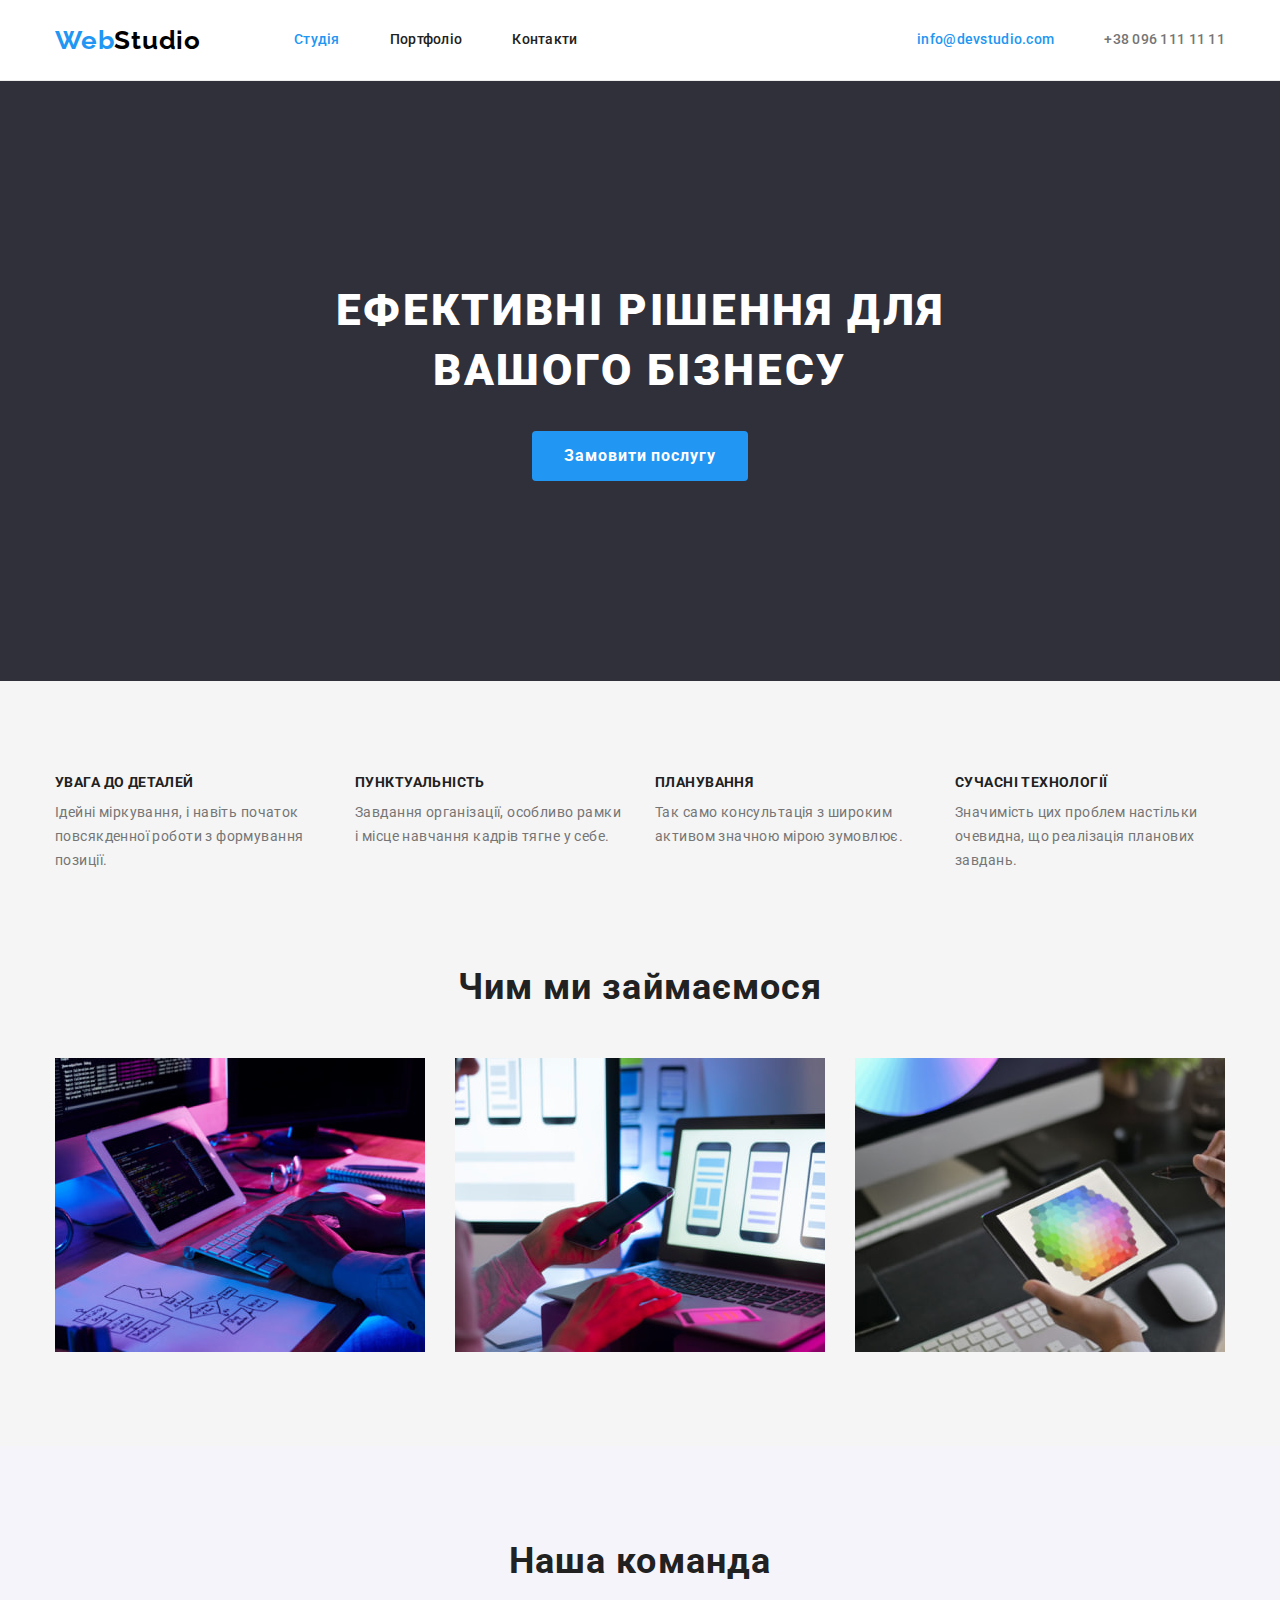
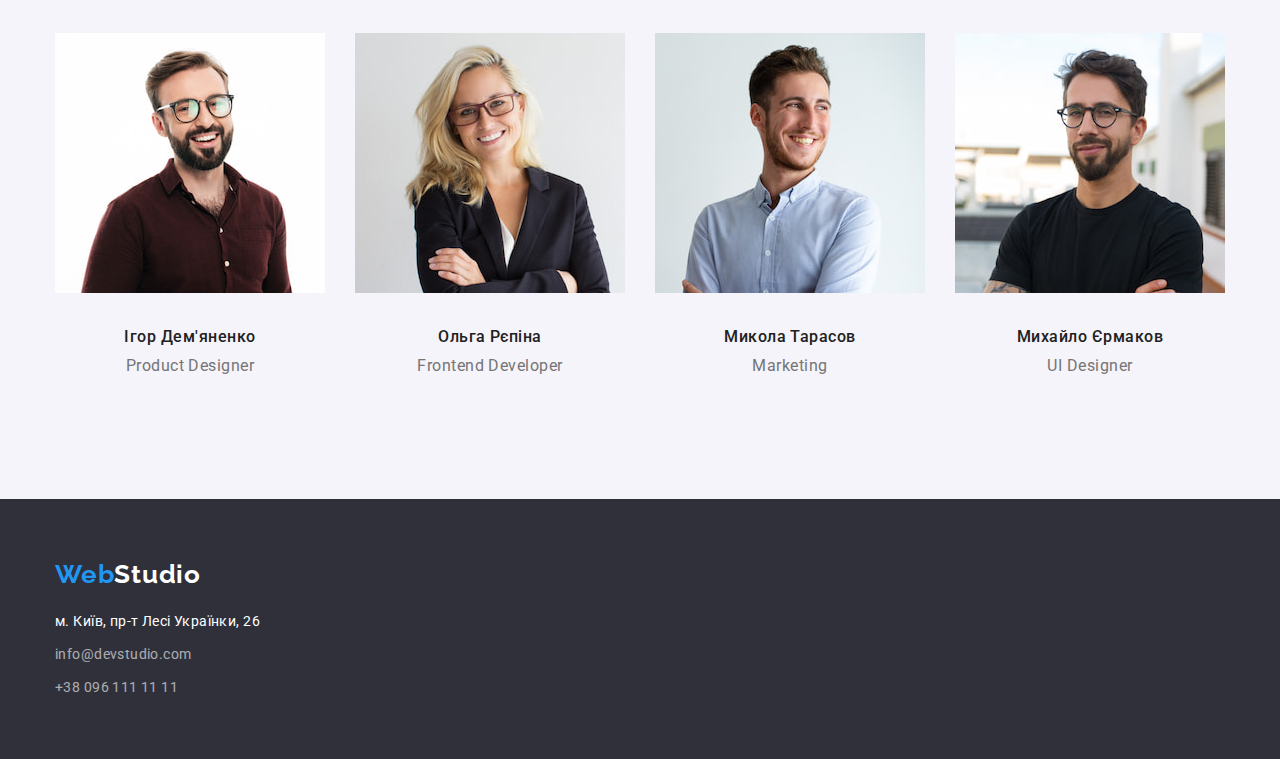
<file: index.html>
<!DOCTYPE html>
<html lang="uk">

<head>
    <meta charset="UTF-8" />
    <meta http-equiv="X-UA-Compatible" content="IE=edge" />
    <meta name="Студія" content="width=device-width, initial-scale=1.0" />
    <title>Студія</title>
    <link
        href="https://fonts.googleapis.com/css2?family=Raleway:wght@700&family=Roboto:wght@400;500;700;900&display=swap"
        rel="stylesheet" />
    <link rel="stylesheet"
        href="https://cdnjs.cloudflare.com/ajax/libs/modern-normalize/1.1.0/modern-normalize.min.css" />
    <link rel="stylesheet" href="./css/styles.css" />
</head>

<body>
    <header class="header">
        <div class="container">
            <nav>
                <a href="./index.html" class="logo accent">Web<span class="logo black">Studio</span></a>

                <ul class="header-list">
                    <li class="nav-header-list">
                        <a href="./index.html" class="header-list-nav accent">Студія</a>
                    </li>
                    <li class="nav-header-list">
                        <a href="./portfolio.html" class="header-list-nav">Портфоліо</a>
                    </li>
                    <li class="nav-header-list"><a href="" class="header-list-nav">Контакти</a></li>
                </ul>
                <ul class="header-list">
                    <li class="nav-header-list">
                        <a href="mailto:info@devstudio.com" class="header-list-email">info@devstudio.com</a>
                    </li>
                    <li class="nav-header-list">
                        <a href="tel:+380961111111" class="header-list-tel">+38 096 111 11 11</a>
                    </li>
                </ul>
            </nav>
        </div>
    </header>
    <main>
        <section class="hero">
            <h1 class="title-hero">
                Ефективні рішення для<br />
                вашого бізнесу
            </h1>
            <button type="button" class="button-hero">Замовити послугу</button>
        </section>

        <section class="benefits">
            <div class="container">
                <!-- Скритий заголовок -->
                <h2 class="visually-hidden">Наші переваги</h2>

                <ul class="benefits-list">
                    <li class="benefits-list-item">
                        <h3 class="benefits-subtitle">Увага до деталей</h3>
                        <p class="benefits-text">
                            Ідейні міркування, і навіть початок повсякденної роботи з формування позиції.
                        </p>
                    </li>
                    <li class="benefits-list-item">
                        <h3 class="benefits-subtitle">Пунктуальність</h3>
                        <p class="benefits-text">
                            Завдання організації, особливо рамки і місце навчання кадрів тягне у себе.
                        </p>
                    </li>
                    <li class="benefits-list-item">
                        <h3 class="benefits-subtitle">Планування</h3>
                        <p class="benefits-text">
                            Так само консультація з широким активом значною мірою зумовлює.
                        </p>
                    </li>
                    <li class="benefits-list-item">
                        <h3 class="benefits-subtitle">Сучасні технології</h3>
                        <p class="benefits-text">
                            Значимість цих проблем настільки очевидна, що реалізація планових завдань.
                        </p>
                    </li>
                </ul>
            </div>
        </section>

        <section class="services section">
            <div class="container">
                <h2 class="title">Чим ми займаємося</h2>
                <ul class="services-list">
                    <li class="services-item">
                        <img src="./images/1.jpg" alt="Розробка сайтів" width="370" />
                    </li>
                    <li class="services-item">
                        <img src="./images/2.jpg" alt="Розробка сайтів для мобільних пристроїв" width="370" />
                    </li>
                    <li class="services-item">
                        <img src="./images/3.jpg" alt="Дизайн" width="370" />
                    </li>
                </ul>
            </div>
        </section>

        <section class="team section">
            <div class="container">
                <h2 class="title">Наша команда</h2>
                <ul class="team-list">
                    <li class="team-item">
                        <img src="./images/4.jpg" alt="Фотографія Ігор Дем'яненко" width="270" class="team-photo" />
                        <div class="subtitle-text">
                            <h3 class="team-subtitle">Ігор Дем'яненко</h3>
                            <p class="team-text">Product Designer</p>
                        </div>
                    </li>

                    <li class="team-item">
                        <img src="./images/5.jpg" alt="Фотографія Ольга Рєпіна" width="270" class="team-photo" />
                        <div class="subtitle-text">
                            <h3 class="team-subtitle">Ольга Рєпіна</h3>
                            <p class="team-text">Frontend Developer</p>
                        </div>
                    </li>

                    <li class="team-item">
                        <img src="./images/6.jpg" alt="Фотографія Микола Тарасов" width="270" class="team-photo" />
                        <div class="subtitle-text">
                            <h3 class="team-subtitle">Микола Тарасов</h3>
                            <p class="team-text">Marketing</p>
                        </div>
                    </li>

                    <li class="team-item">
                        <img src="./images/7.jpg" alt="Фотографія Михайло Єрмаков" width="270" class="team-photo" />
                        <div class="subtitle-text">
                            <h3 class="team-subtitle">Михайло Єрмаков</h3>
                            <p class="team-text">UI Designer</p>
                        </div>
                    </li>
                </ul>
            </div>
        </section>
    </main>
    <footer class="footer">
        <div class="container">
            <a href="./index.html" class="logo accent">Web<span class="logo white">Studio</span></a>
            <address>
                <ul class="footer-list">
                    <li class="address-item">
                        <a href="https://goo.gl/maps/CPtrU1FHBa2aNyZL9" target="_blank"
                            rel="noopener noreferrer nofollow" class="footer-list-address">м. Київ, пр-т Лесі Українки,
                            26</a>
                    </li>
                    <li class="address-item">
                        <a href="mailto:info@devstudio.com" class="footer-list-address opacity">info@devstudio.com</a>
                    </li>
                    <li class="address-item">
                        <a href="tel:+380961111111" class="footer-list-address opacity">+38 096 111 11 11</a>
                    </li>
                </ul>
            </address>
        </div>
    </footer>
</body>

</html>
</file>
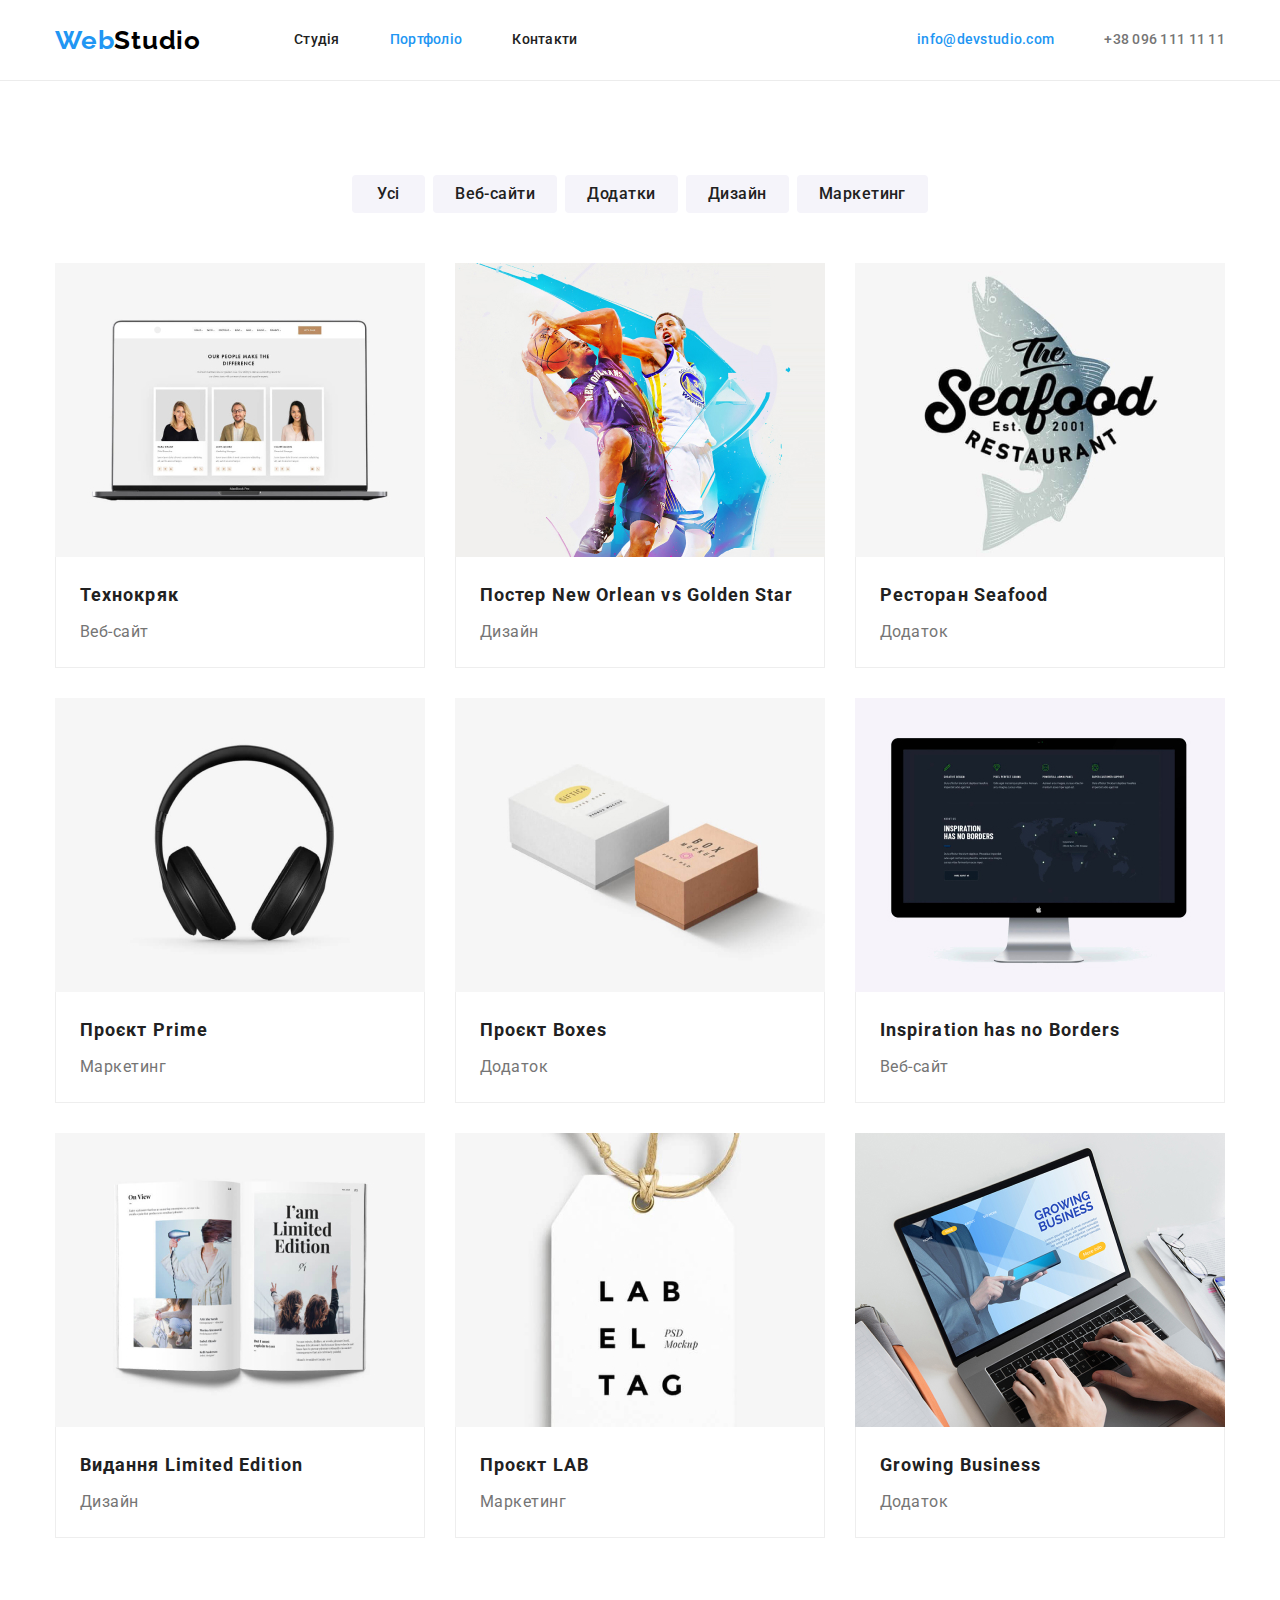
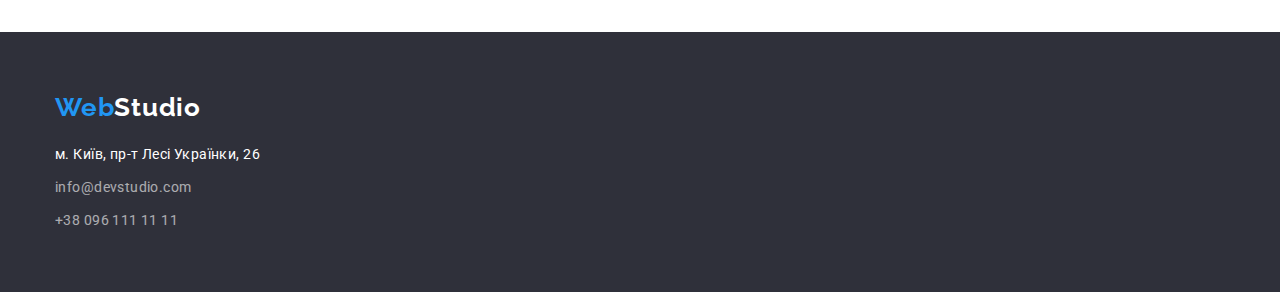
<file: portfolio.html>
<!DOCTYPE html>
<html lang="uk">

<head>
    <meta charset="UTF-8" />
    <meta http-equiv="X-UA-Compatible" content="IE=edge" />
    <meta name="Студія" content="width=device-width, initial-scale=1.0" />
    <title>Портфоліо</title>
    <link
        href="https://fonts.googleapis.com/css2?family=Raleway:wght@700&family=Roboto:wght@400;500;700;900&display=swap"
        rel="stylesheet" />
    <link rel="stylesheet"
        href="https://cdnjs.cloudflare.com/ajax/libs/modern-normalize/1.1.0/modern-normalize.min.css" />
    <link rel="stylesheet" href="./css/styles.css" />
</head>

<body>
    <header class="header">
        <div class="container">
            <nav>
                <a href="./index.html" class="logo accent">Web<span class="logo black">Studio</span></a>

                <ul class="header-list">
                    <li class="nav-header-list">
                        <a href="./index.html" class="header-list-nav">Студія</a>
                    </li>
                    <li class="nav-header-list">
                        <a href="./portfolio.html" class="header-list-nav accent">Портфоліо</a>
                    </li>
                    <li class="nav-header-list"><a href="" class="header-list-nav">Контакти</a></li>
                </ul>
                <ul class="header-list">
                    <li class="nav-header-list">
                        <a href="mailto:info@devstudio.com" class="header-list-email">info@devstudio.com</a>
                    </li>
                    <li class="nav-header-list">
                        <a href="tel:+380961111111" class="header-list-tel">+38 096 111 11 11</a>
                    </li>
                </ul>
            </nav>
        </div>
    </header>
    <main>
        <section class="projects section">
            <div class="container">
                <!--Невидимий заголовок-->
                <h1 class="visually-hidden">Наші роботи</h1>

                <ul class="button-list">
                    <li class="button-item"><button type="button" class="button-projects">Усі</button></li>
                    <li class="button-item">
                        <button type="button" class="button-projects">Веб-сайти</button>
                    </li>
                    <li class="button-item">
                        <button type="button" class="button-projects">Додатки</button>
                    </li>
                    <li class="button-item">
                        <button type="button" class="button-projects">Дизайн</button>
                    </li>
                    <li class="button-item">
                        <button type="button" class="button-projects">Маркетинг</button>
                    </li>
                </ul>

                <ul class="projects-list">
                    <li class="projects-item">
                        <a href="">
                            <img src="./images/portfolio1.jpg" alt="Відкритий ноутбук" width="370"
                                class="project-image" />
                            <div class="projects-border">
                                <h2 class="projects-subtitle">Технокряк</h2>
                                <p class="projects-text">Веб-сайт</p>
                            </div>
                        </a>
                    </li>
                    <li class="projects-item">
                        <a href="">
                            <img src="./images/portfolio2.jpg" alt="Два баскетболісти" width="370"
                                class="project-image" />
                            <div class="projects-border">
                                <h2 class="projects-subtitle">Постер New Orlean vs Golden Star</h2>
                                <p class="projects-text">Дизайн</p>
                            </div>
                        </a>
                    </li>
                    <li class="projects-item">
                        <a href="">
                            <img src="./images/portfolio3.jpg" alt="Логотип ресторану" width="370"
                                class="project-image" />
                            <div class="projects-border">
                                <h2 class="projects-subtitle">Ресторан Seafood</h2>
                                <p class="projects-text">Додаток</p>
                            </div>
                        </a>
                    </li>
                    <li class="projects-item">
                        <a href="">
                            <img src="./images/portfolio4.jpg" alt="Навушники" width="370" class="project-image" />
                            <div class="projects-border">
                                <h2 class="projects-subtitle">Проєкт Prime</h2>
                                <p class="projects-text">Маркетинг</p>
                            </div>
                        </a>
                    </li>
                    <li class="projects-item">
                        <a href="">
                            <img src="./images/portfolio5.jpg" alt="Дві коробки" width="370" class="project-image" />
                            <div class="projects-border">
                                <h2 class="projects-subtitle">Проєкт Boxes</h2>
                                <p class="projects-text">Додаток</p>
                            </div>
                        </a>
                    </li>
                    <li class="projects-item">
                        <a href="">
                            <img src="./images/portfolio6.jpg" alt="iMac" width="370" class="project-image" />
                            <div class="projects-border">
                                <h2 class="projects-subtitle">Inspiration has no Borders</h2>
                                <p class="projects-text">Веб-сайт</p>
                            </div>
                        </a>
                    </li>
                    <li class="projects-item">
                        <a href="">
                            <img src="./images/portfolio7.jpg" alt="Відкритий журнал" width="370"
                                class="project-image" />
                            <div class="projects-border">
                                <h2 class="projects-subtitle">Видання Limited Edition</h2>
                                <p class="projects-text">Дизайн</p>
                            </div>
                        </a>
                    </li>
                    <li class="projects-item">
                        <a href="">
                            <img src="./images/portfolio8.jpg" alt="Бірка з надписом LAB" width="370"
                                class="project-image" />
                            <div class="projects-border">
                                <h2 class="projects-subtitle">Проєкт LAB</h2>
                                <p class="projects-text">Маркетинг</p>
                            </div>
                        </a>
                    </li>
                    <li class="projects-item">
                        <a href="">
                            <img src="./images/portfolio9.jpg" alt="Людина працює за ноутбуком" width="370"
                                class="project-image" />
                            <div class="projects-border">
                                <h2 class="projects-subtitle">Growing Business</h2>
                                <p class="projects-text">Додаток</p>
                            </div>
                        </a>
                    </li>
                </ul>
            </div>
        </section>
    </main>
    <footer class="footer">
        <div class="container">
            <a href="./index.html" class="logo accent">Web<span class="logo white">Studio</span></a>
            <address>
                <ul class="footer-list">
                    <li class="address-item">
                        <a href="https://goo.gl/maps/CPtrU1FHBa2aNyZL9" target="_blank"
                            rel="noopener noreferrer nofollow" class="footer-list-address">м. Київ, пр-т Лесі Українки,
                            26</a>
                    </li>
                    <li class="address-item">
                        <a href="mailto:info@devstudio.com" class="footer-list-address opacity">info@devstudio.com</a>
                    </li>
                    <li class="address-item">
                        <a href="tel:+380961111111" class="footer-list-address opacity">+38 096 111 11 11</a>
                    </li>
                </ul>
            </address>
        </div>
    </footer>
</body>

</html>
</file>
<file: css/styles.css>
:root {
    --primary-bg-color: #F5F5F5;
    --secondary-bg-color: #F5F4FA;
    --footer-bg-color: #2F303A;
    --primary-title-color: #212121;
    --primary-text-color: #757575;
    --primary-white-color: #ffffff;
    --primary-accent-color: #2196F3;
}


/* General */

body {
    font-family: roboto, sans-serif;
    color: var(--primary-title-color);
}

a {
    text-decoration: none;
}

li {
    list-style: none;
}

.container {
    width: 1200px;
    padding-left: 15px;
    padding-right: 15px;
    margin-left: auto;
    margin-right: auto;
}

h1,
h2,
h3,
h4,
h5,
h6,
p,
ul {
    margin: 0px;
    padding: 0px;
}

/* Header */

.header {
    background-color: var(--primary-white-color);
    border-bottom: 1px solid #ececec;
}

.logo {
    margin-right: 93px;
    color: var(--primary-accent-color);
    font-family: raleway, sans-serif;
    font-weight: 700;
    font-size: 26px;
    line-height: 1.19;
    letter-spacing: 0.03em;
}

.logo.black {
    margin: 0px;
    color: #000000;
}

nav {
    display: flex;
    align-items: center;
}

.header-list {
    display: flex;
}

.header-list + .header-list {
    margin-left: auto;
}

.nav-header-list {
    margin-right: 50px;
}

.nav-header-list:last-child {
    margin-right: 0px;
}

.header-list-nav,
.header-list-email,
.header-list-tel {
    display: block;
    padding-top: 32px;
    padding-bottom: 32px;
    color: var(--primary-title-color);
    font-weight: 500;
    font-size: 14px;
    line-height: 1.14;
    letter-spacing: 0.02em;
}

.header-list-nav:hover,
.header-list-nav:focus,
.accent,
.header-list-email {
    color: var(--primary-accent-color);
}

.header-list-tel {
    color: var(--primary-text-color);
}


/* Footer */

.footer {
    background-color: var(--footer-bg-color);
    padding-top: 60px;
    padding-bottom: 60px;
}

.footer .logo {
    margin: 0px;
}

.logo.white {
    color: var(--primary-white-color)
}

.footer-list {
    list-style: none;
}

address {
    margin-top: 20px;
}

.address-item + .address-item {
    margin-top: 9px;
}

.footer-list-address {
    display: block;
    color: var(--primary-white-color);
    font-style: normal;
    font-size: 14px;
    line-height: 1.7;
    letter-spacing: 0.03em;
}

.opacity {
    opacity: 60%;
}


/* INDEX */

/* Hero */
.hero {
    color: var(--primary-white-color);
    background-color: var(--footer-bg-color);
    text-align: center;
    padding-top: 200px;
    padding-bottom: 200px;
}

.title-hero {
    font-size: 44px;
    font-weight: 900;
    line-height: 1.36;
    letter-spacing: 0.06em;
    text-transform: uppercase;
    margin-bottom: 30px;
}

.button-hero {
    font-family: roboto, sans-serif;
    color: var(--primary-white-color);
    background-color: var(--primary-accent-color);
    font-weight: 700;
    font-size: 16px;
    line-height: 1.9;
    letter-spacing: 0.06em;
    cursor: pointer;
    border-radius: 4px;
    padding: 10px 32px;
    border: transparent;
}


/* Benefits */

.visually-hidden {
    clip: rect(1px 1px 1px 1px);
    clip: rect(1px, 1px, 1px, 1px);
    clip-path: inset(50%);
    height: 1px;
    overflow: hidden;
    position: absolute;
    white-space: nowrap;
    width: 1px;
}

.benefits {
    padding-top: 94px;
    background-color: var(--primary-bg-color);
}

.benefits-list {
    display: flex;
}

.benefits-list-item {
    width: calc((100% - 90px) / 4);
}

.benefits-list-item + .benefits-list-item {
    margin-left: 30px;
}

.benefits-subtitle {
        font-weight: 700;
        font-size: 14px;
        line-height: 1.14;
        letter-spacing: 0.03em;
        text-transform: uppercase;
}

.benefits-text {
    color: var(--primary-text-color);
    font-size: 14px;
    line-height: 1.7;
    letter-spacing: 0.03em;
    margin-top: 10px;
}


/* Services */

.services {
    background-color: var(--primary-bg-color)
}

.services-list {
    display: flex;
    justify-content: center;
}

.services-item {
    display: block;
}

.services-item + .services-item {
    margin-left: 30px;
}

.services-item img {
    display: block;
}



.title {
    font-weight: 700;
    font-size: 36px;
    line-height: 1.17;
    letter-spacing: 0.03em;
    text-align: center;
}

.section {
    padding-top: 94px;
    padding-bottom: 94px;
}

.services .title {
    margin-bottom: 50px;
}


/* Team */

.team {
    background-color: var(--secondary-bg-color);
}

.team-list {
    display: flex;
    justify-content: center;
}

.team-item + .team-item{
    margin-left: 30px;
}

.subtitle-text {
    padding-top: 30px;
    padding-bottom: 30px;
}

.team-subtitle {
    text-align: center;
    margin-bottom: 10px;
    font-weight: 500;
    font-size: 16px;
    line-height: 1.19;
    letter-spacing: 0.03em;
    
}

.team-text {
    text-align: center;
    color: var(--primary-text-color);
    font-size: 16px;
    line-height: 1.19;
    letter-spacing: 0.03em;
    
}

.team .title {
    margin-bottom: 50px;
}

/* PORTFOLIO */

.button-list {
    display: flex;
    justify-content: center;
    margin-bottom: 50px;
}


.button-projects {
    font-family: roboto, sans-serif;
    color: var(--primary-title-color);
    background-color: var(--secondary-bg-color);
    font-weight: 500;
    font-size: 16px;
    line-height: 1.62;
    letter-spacing: 0.03em;
    cursor: pointer;
    border-radius: 4px;
    padding: 6px 22px;
    min-width: 73px;
    border: transparent;
    
}

.button-item {
    justify-content: center;
}

.button-item + .button-item {
    margin-left: 8px;
}

.button-projects:hover,
.button-projects:focus {
    color: var(--primary-white-color);
    background-color: var(--primary-accent-color)
}

.projects-list {
    display: flex;
    flex-wrap: wrap;
}

.projects-item {
    margin-right: 30px;
    margin-bottom: 30px;
}

.projects-item:nth-child(3n) {
    margin-right: 0px;
}

.projects-item:nth-last-child(-n+3) {
    margin-bottom: 0px;
}

.projects-subtitle {
    color: var(--primary-title-color);
    font-weight: 700;
    font-size: 18px;
    line-height: 2;
    letter-spacing: 0.06em;
    margin-bottom: 4px;
}

.projects-text {
    color: var(--primary-text-color);
    font-size: 16px;
    line-height: 1.88;
    letter-spacing: 0.03em;
}

.projects-border {
    width: 370px;
    padding-top: 20px;
    padding-bottom: 20px;
    padding-left: 24px;
    border-bottom: 1px solid #eeeeee;
    border-left: 1px solid #eeeeee;
    border-right: 1px solid #eeeeee;
}

.project-image {
    display: block;
}
</file>
